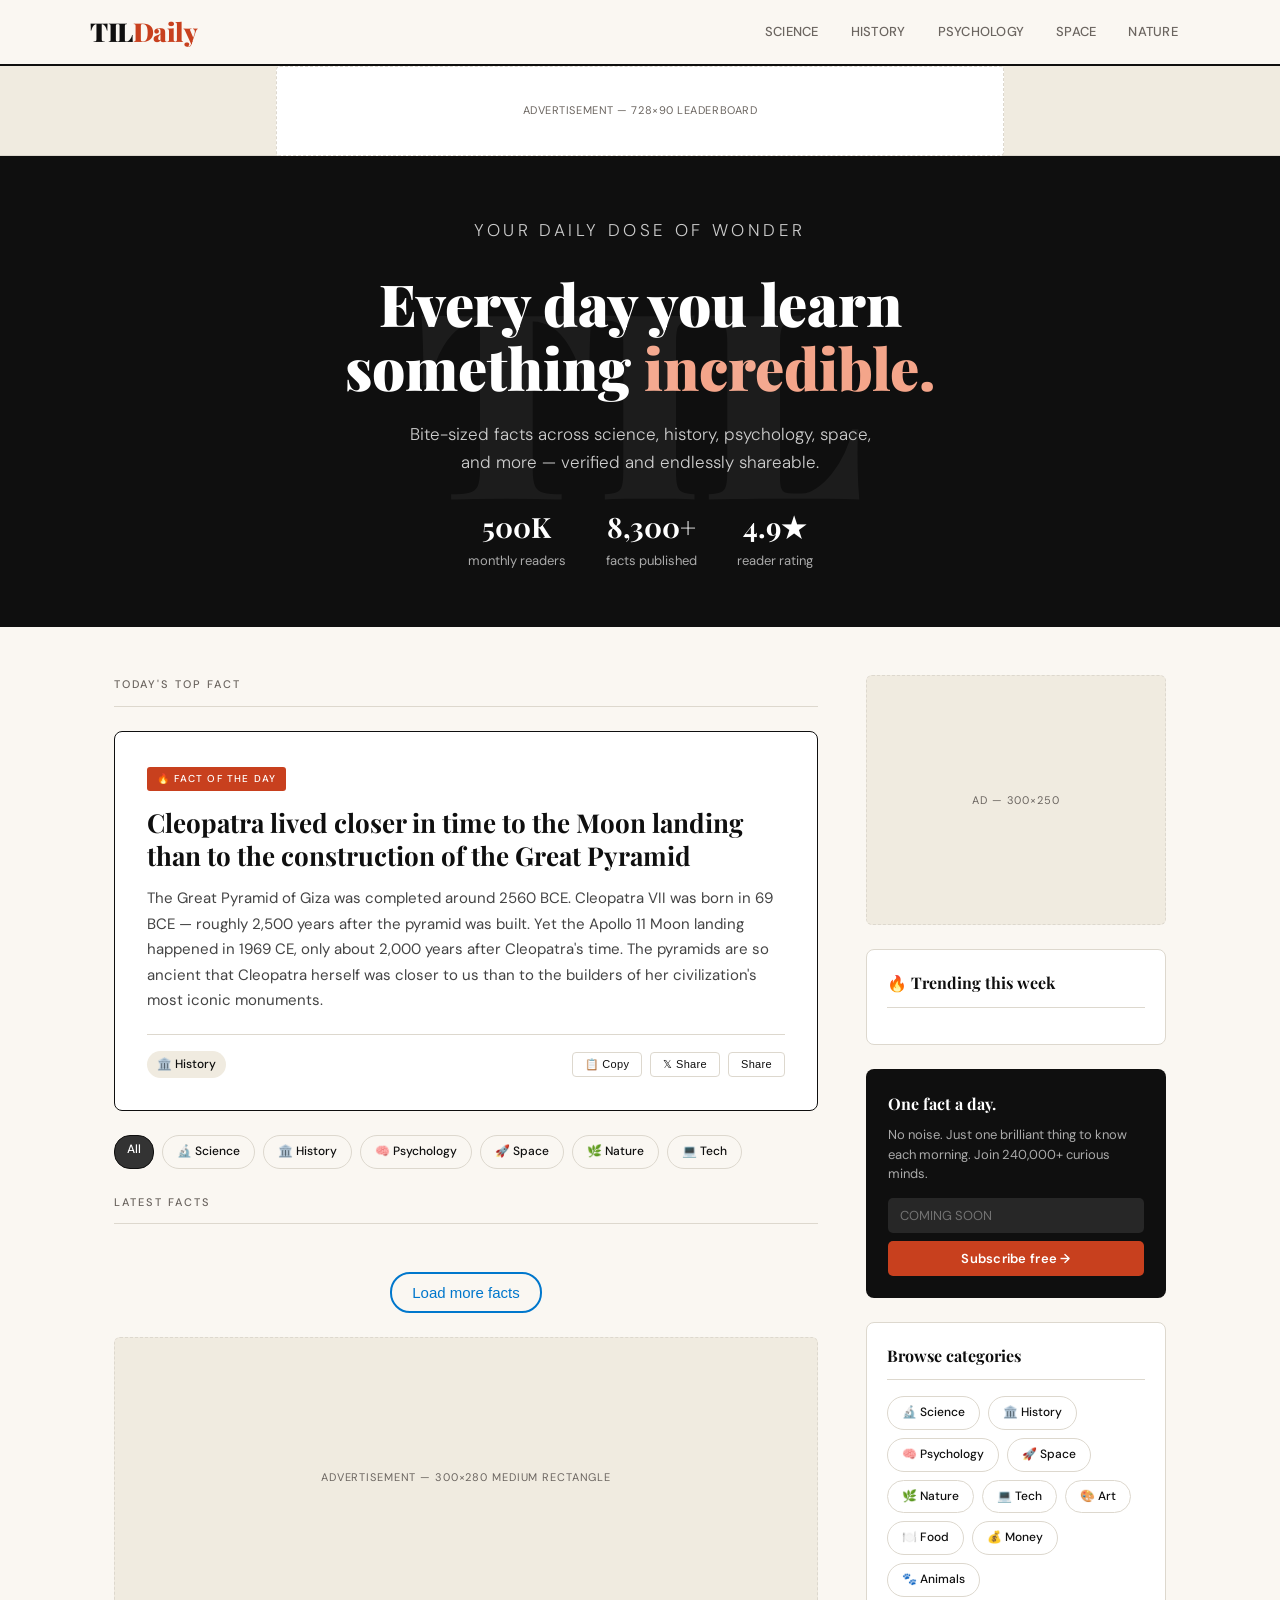
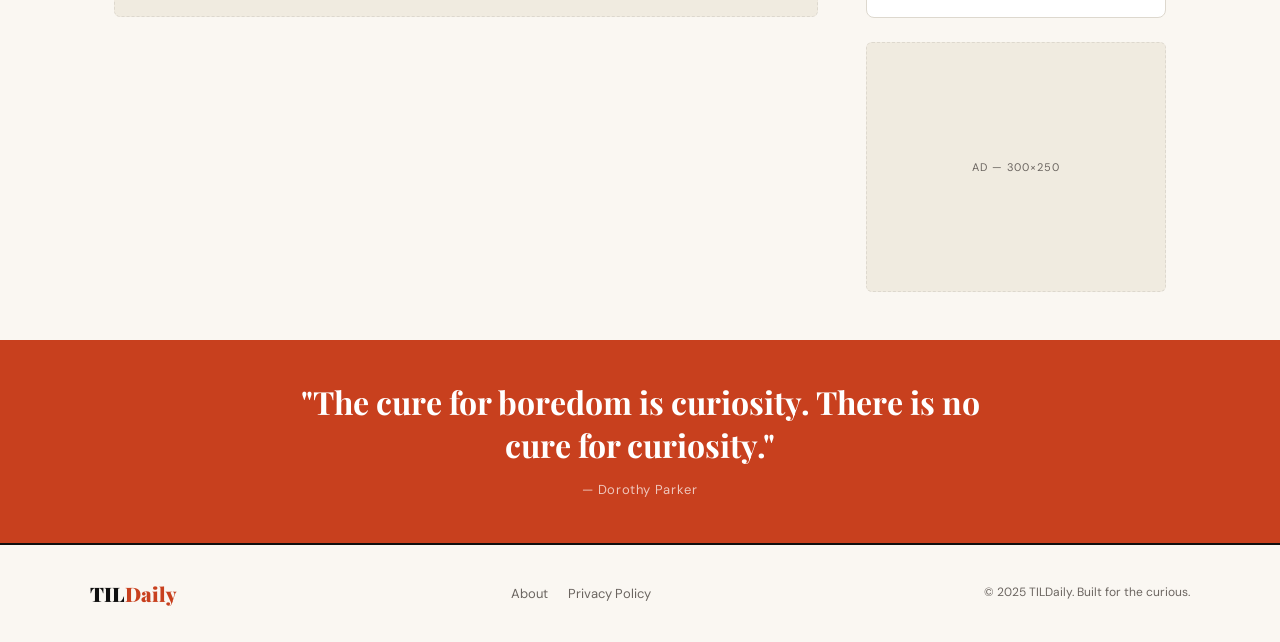
<file: index.html>
<!doctype html>
<html lang="en">
  <head>
    <meta charset="UTF-8" />
    <link rel="icon" type="image/svg+xml" href="/public/logo.svg" />
    <meta name="viewport" content="width=device-width, initial-scale=1.0" />
    <title>TIL Daily — Today I Learned</title>
    <meta
      name="description"
      content="Discover mind-blowing facts every day. Science, history, psychology, space, and more — one surprising fact at a time."
    />
    <meta property="og:title" content="TIL Daily — Today I Learned" />
    <meta
      property="og:description"
      content="Mind-blowing facts that will make you the most interesting person in any room."
    />
    <link rel="preconnect" href="https://fonts.googleapis.com" />
    <link
      href="https://fonts.googleapis.com/css2?family=Playfair+Display:wght@700;900&family=DM+Sans:wght@300;400;500&display=swap"
      rel="stylesheet"
    />
    <link rel="stylesheet" href="/public/styles.css" />
    <!-- <style>

    </style> -->
  </head>
  <body>
    <!-- STICKY HEADER -->
    <header>
      <div class="header-inner">
        <a href="#" class="logo">TIL<span>Daily</span></a>
        <nav>
          <a href="#">Science</a>
          <a href="#">History</a>
          <a href="#">Psychology</a>
          <a href="#">Space</a>
          <a href="#">Nature</a>
        </nav>
      </div>
    </header>

    <!-- LEADERBOARD AD (728×90) -->
    <div class="ad-leaderboard">
      <div class="ad-slot">Advertisement — 728×90 Leaderboard</div>
    </div>
    <!-- AD: Leaderboard top (728×90) -->

    <!--
        Replace this comment with your ad network tag, e.g. Google AdSense:
        <ins class="adsbygoogle" style="display:block" data-ad-client="ca-pub-XXXX"
             data-ad-slot="XXXX" data-ad-format="auto" data-full-width-responsive="true"></ins>
        <script>(adsbygoogle=window.adsbygoogle||[]).push({});</script>
      -->

    <!-- HERO -->
    <section class="hero">
      <p class="hero-eyebrow">Your daily dose of wonder</p>
      <h1>Every day you learn something <em>incredible.</em></h1>
      <p>
        Bite-sized facts across science, history, psychology, space, and more —
        verified and endlessly shareable.
      </p>
      <div class="hero-stats">
        <div><strong>500K</strong> monthly readers</div>
        <div><strong>8,300+</strong> facts published</div>
        <div><strong>4.9★</strong> reader rating</div>
      </div>
    </section>

    <!-- MAIN LAYOUT -->
    <div class="layout">
      <!-- CONTENT COLUMN -->
      <main>
        <p class="section-label">Today's top fact</p>

        <!-- FEATURED FACT -->
        <article class="featured-card">
          <span class="badge">🔥 Fact of the Day</span>
          <h2>
            Cleopatra lived closer in time to the Moon landing than to the
            construction of the Great Pyramid
          </h2>
          <p class="fact-body">
            The Great Pyramid of Giza was completed around 2560 BCE. Cleopatra
            VII was born in 69 BCE — roughly 2,500 years after the pyramid was
            built. Yet the Apollo 11 Moon landing happened in 1969 CE, only
            about 2,000 years after Cleopatra's time. The pyramids are so
            ancient that Cleopatra herself was closer to us than to the builders
            of her civilization's most iconic monuments.
          </p>
          <div class="card-footer">
            <span class="category">🏛️ History</span>
            <div class="share-btns">
              <button class="share-btn" onclick="copyFact()">📋 Copy</button>
              <button class="share-btn" onclick="shareFact('twitter')">
                𝕏 Share
              </button>
              <button class="share-btn" onclick="shareFact('whatsapp')">
                Share
              </button>
            </div>
          </div>
        </article>

        <!-- CATEGORY FILTER -->
        <div
          style="margin-bottom: 24px; display: flex; flex-wrap: wrap; gap: 8px"
        >
          <a href="#" class="pill active">All</a>
          <a href="#" class="pill">🔬 Science</a>
          <a href="#" class="pill">🏛️ History</a>
          <a href="#" class="pill">🧠 Psychology</a>
          <a href="#" class="pill">🚀 Space</a>
          <a href="#" class="pill">🌿 Nature</a>
          <a href="#" class="pill">💻 Tech</a>
        </div>

        <p class="section-label">Latest facts</p>

        <!-- FACT GRID -->
        <div class="fact-grid">
          <!-- <article class="fact-card">
            <p class="cat-tag cat-science">🔬 Science</p>
            <h3>Your body replaces most of its atoms every few years</h3>
            <p>
              Through metabolism, breathing, and eating, the atoms in your body
              are constantly being exchanged with the environment. Most of the
              atoms that make up your body today weren't there 5 years ago.
            </p>
          </article>

          <article class="fact-card">
            <p class="cat-tag cat-space">🚀 Space</p>
            <h3>A day on Venus is longer than a year on Venus</h3>
            <p>
              Venus rotates so slowly on its axis (243 Earth days per rotation)
              that it takes longer to spin once than to orbit the Sun (225 Earth
              days). Its year is literally shorter than its day.
            </p>
          </article>

          <article class="fact-card">
            <p class="cat-tag cat-psychology">🧠 Psychology</p>
            <h3>
              The "IKEA effect" makes us value things more when we build them
            </h3>
            <p>
              Research by Harvard Business School found that people place
              significantly higher value on products they assembled themselves —
              even when the result is objectively identical to a pre-assembled
              version. Labor creates irrational attachment.
            </p>
          </article>

          <article class="fact-card">
            <p class="cat-tag cat-nature">🌿 Nature</p>
            <h3>
              Honey never expires — archaeologists found 3,000-year-old honey
              still edible
            </h3>
            <p>
              Honey's low moisture content, acidic pH, and natural hydrogen
              peroxide make it hostile to bacteria. Sealed pots of honey found
              in Egyptian tombs were still perfectly preserved and reportedly
              still tasted sweet after millennia.
            </p>
          </article> -->
        </div>
        <button id="load-more">Load more facts</button>

        <!-- MID-CONTENT AD (300×280 rectangle) -->
        <div class="ad-rectangle">Advertisement — 300×280 Medium Rectangle</div>

        <!-- SECOND ROW -->
        <!-- <div class="fact-grid">
          <article class="fact-card">
            <p class="cat-tag cat-history">🏛️ History</p>
            <h3>Oxford University is older than the Aztec Empire</h3>
            <p>
              Teaching at Oxford began as early as 1096 CE, and it grew rapidly
              after 1167. The Aztec Empire wasn't founded until 1428 CE —
              meaning Oxford predates the Aztecs by over 300 years.
            </p>
          </article>

          <article class="fact-card">
            <p class="cat-tag cat-tech">💻 Tech</p>
            <h3>The first computer "bug" was a literal insect</h3>
            <p>
              In 1947, engineers at Harvard found an actual moth trapped in a
              relay of the Mark II computer, causing a malfunction. Grace
              Hopper's team taped it into the logbook with the note: "First
              actual case of bug being found."
            </p>
          </article>

          <article class="fact-card">
            <p class="cat-tag cat-science">🔬 Science</p>
            <h3>
              Hot water can freeze faster than cold water under some conditions
            </h3>
            <p>
              Known as the Mpemba effect, this counterintuitive phenomenon has
              puzzled scientists for decades. Named after a Tanzanian student
              who noticed his hot ice cream mix froze faster than cold mix in
              1963. The exact mechanism is still debated.
            </p>
          </article>

          <article class="fact-card">
            <p class="cat-tag cat-psychology">🧠 Psychology</p>
            <h3>
              We remember the middle of lists the worst — the "serial position
              effect"
            </h3>
            <p>
              People reliably remember items at the beginning (primacy effect)
              and end (recency effect) of a list better than those in the
              middle. Knowing this can improve how you structure presentations,
              conversations, and studying.
            </p>
          </article>
        </div> -->
      </main>

      <!-- SIDEBAR -->
      <aside class="sidebar">
        <!-- SIDEBAR AD (300×250) -->
        <div class="sidebar-ad">Ad — 300×250</div>

        <!-- TRENDING -->
        <div class="sidebar-widget">
          <h4>🔥 Trending this week</h4>
          <ul class="trending-list">
            <!-- <li>
              <span class="trending-num">01</span>
              <span class="trending-text"
                >Why we forget our dreams within minutes of waking
                <span>🧠 Psychology · 48K views</span></span
              >
            </li>
            <li>
              <span class="trending-num">02</span>
              <span class="trending-text"
                >The ocean produces more oxygen than all rainforests combined
                <span>🌿 Nature · 41K views</span></span
              >
            </li>
            <li>
              <span class="trending-num">03</span>
              <span class="trending-text"
                >Nintendo was founded in 1889 — before commercial electricity
                was widespread <span>💻 Tech · 38K views</span></span
              >
            </li>
            <li>
              <span class="trending-num">04</span>
              <span class="trending-text"
                >Sharks are older than trees — they evolved before forests
                existed <span>🌿 Nature · 29K views</span></span
              >
            </li>
            <li>
              <span class="trending-num">05</span>
              <span class="trending-text"
                >The fax machine was invented before the telephone
                <span>📡 History · 25K views</span></span
              >
            </li> -->
          </ul>
        </div>

        <!-- NEWSLETTER -->
        <div class="newsletter">
          <h4>One fact a day.</h4>
          <p>
            No noise. Just one brilliant thing to know each morning. Join
            240,000+ curious minds.
          </p>
          <!-- <input type="email" placeholder="your@email.com" disabled /> -->
          <input type="email" placeholder="COMING SOON" disabled />
          <button style="cursor: not-allowed" disabled>Subscribe free →</button>
        </div>

        <!-- CATEGORIES -->
        <div class="sidebar-widget">
          <h4>Browse categories</h4>
          <div class="category-pills">
            <a href="#" class="pill">🔬 Science</a>
            <a href="#" class="pill">🏛️ History</a>
            <a href="#" class="pill">🧠 Psychology</a>
            <a href="#" class="pill">🚀 Space</a>
            <a href="#" class="pill">🌿 Nature</a>
            <a href="#" class="pill">💻 Tech</a>
            <a href="#" class="pill">🎨 Art</a>
            <a href="#" class="pill">🍽️ Food</a>
            <a href="#" class="pill">💰 Money</a>
            <a href="#" class="pill">🐾 Animals</a>
          </div>
        </div>

        <!-- SECOND SIDEBAR AD -->
        <div class="sidebar-ad">Ad — 300×250</div>
      </aside>
    </div>

    <!-- PULLQUOTE STRIP -->
    <div class="quote-strip">
      <blockquote>
        "The cure for boredom is curiosity. There is no cure for curiosity."
      </blockquote>
      <cite>— Dorothy Parker</cite>
    </div>

    <!-- FOOTER -->
    <footer>
      <div class="footer-inner">
        <div class="footer-logo">TIL<span>Daily</span></div>
        <div class="footer-links">
          <a href="#" id="about-link">About</a>
          <!-- <a href="#">Submit a Fact</a>
      <a href="#">Advertise</a> -->
          <a href="#" id="privacy-link">Privacy Policy</a>
          <!-- <a href="#">Contact</a> -->
        </div>
        <div class="footer-copy">© 2025 TILDaily. Built for the curious.</div>
      </div>
    </footer>

    <div id="modal" class="modal">
      <div class="modal-content">
        <span class="close">&times;</span>
        <h2 id="modal-title"></h2>
        <div id="modal-body"></div>
      </div>
    </div>

    <!-- <script>
      const facts = {
        Science: {
          title: "Bananas are naturally radioactive",
          body: "Bananas contain potassium, and a small fraction of potassium is radioactive. Eating bananas won’t harm you, but it’s a quirky example of natural radioactivity in everyday life.",
          category: "🔬 Science",
        },
        History: {
          title:
            "Cleopatra lived closer in time to the Moon landing than to the Great Pyramid",
          body: "The Great Pyramid of Giza was completed around 2560 BCE. Cleopatra VII was born in 69 BCE — roughly 2,500 years later. The Apollo 11 Moon landing happened in 1969 CE, only about 2,000 years after Cleopatra’s time.",
          category: "🏛️ History",
        },
        Psychology: {
          title:
            "Your brain can trick you into seeing faces in random patterns",
          body: "This phenomenon is called pareidolia. It’s why people often see faces in clouds, rock formations, or even electrical outlets.",
          category: "🧠 Psychology",
        },
        Space: {
          title:
            "There are more stars in the universe than grains of sand on Earth",
          body: "Astronomers estimate that the observable universe contains around 1 septillion stars — that’s a 1 followed by 24 zeros, far exceeding the number of sand grains on all Earth’s beaches.",
          category: "🌌 Space",
        },
        Nature: {
          title: "Sharks existed before trees",
          body: "Sharks have been around for more than 400 million years, while the first trees appeared about 350 million years ago. Sharks are truly ancient survivors.",
          category: "🌿 Nature",
        },
      };

      const navLinks = document.querySelectorAll("nav a");
      const categorySpan = document.querySelector(".featured-card .category");
      const factTitle = document.querySelector(".featured-card h2");
      const factBody = document.querySelector(".featured-card .fact-body");
      const card = document.querySelector(".featured-card");

      navLinks.forEach((link) => {
        link.addEventListener("click", (e) => {
          e.preventDefault();
          const selected = link.textContent.trim();
          const fact = facts[selected];

          if (fact) {
            // Start fade-out
            card.classList.add("fade-out");

            // After fade-out completes, update content and fade-in
            setTimeout(() => {
              categorySpan.textContent = fact.category;
              factTitle.textContent = fact.title;
              factBody.textContent = fact.body;

              card.classList.remove("fade-out");
              card.classList.add("fade-in");

              // Remove fade-in class after transition so it can be reused
              setTimeout(() => {
                card.classList.remove("fade-in");
              }, 500);
            }, 500); // match CSS transition duration
          }
        });
      });
    </script> -->
    <script>
      const facts = {
        Science: {
          title: "Bananas are naturally radioactive",
          body: "Bananas contain potassium, and a small fraction of potassium is radioactive. Eating bananas won’t harm you, but it’s a quirky example of natural radioactivity in everyday life.",
          category: "🔬 Science",
        },
        History: {
          title:
            "Cleopatra lived closer in time to the Moon landing than to the Great Pyramid",
          body: "The Great Pyramid of Giza was completed around 2560 BCE. Cleopatra VII was born in 69 BCE — roughly 2,500 years later. The Apollo 11 Moon landing happened in 1969 CE, only about 2,000 years after Cleopatra’s time.",
          category: "🏛️ History",
        },
        Psychology: {
          title:
            "Your brain can trick you into seeing faces in random patterns",
          body: "This phenomenon is called pareidolia. It’s why people often see faces in clouds, rock formations, or even electrical outlets.",
          category: "🧠 Psychology",
        },
        Space: {
          title:
            "There are more stars in the universe than grains of sand on Earth",
          body: "Astronomers estimate that the observable universe contains around 1 septillion stars — that’s a 1 followed by 24 zeros, far exceeding the number of sand grains on all Earth’s beaches.",
          category: "🚀 Space",
        },
        Nature: {
          title: "Sharks existed before trees",
          body: "Sharks have been around for more than 400 million years, while the first trees appeared about 350 million years ago. Sharks are truly ancient survivors.",
          category: "🌿 Nature",
        },
        Tech: {
          title: "The first computer bug was a real insect",
          body: "In 1947, engineers found a moth stuck in a Harvard Mark II computer relay. They taped it into the logbook, calling it the 'first actual case of a bug being found.'",
          category: "💻 Tech",
        },
      };

      const navLinks = document.querySelectorAll("nav a");
      const pills = document.querySelectorAll(".pill");
      const categorySpan = document.querySelector(".featured-card .category");
      const factTitle = document.querySelector(".featured-card h2");
      const factBody = document.querySelector(".featured-card .fact-body");
      const card = document.querySelector(".featured-card");

      let slideshowInterval = null; // store interval ID

      function updateFact(selected) {
        const fact = facts[selected];
        if (!fact) return;

        card.classList.add("fade-out");

        setTimeout(() => {
          categorySpan.textContent = fact.category;
          factTitle.textContent = fact.title;
          factBody.textContent = fact.body;

          card.classList.remove("fade-out");
          card.classList.add("fade-in");

          setTimeout(() => {
            card.classList.remove("fade-in");
          }, 500);
        }, 500);
      }

      function randomFact() {
        const keys = Object.keys(facts);
        const randomKey = keys[Math.floor(Math.random() * keys.length)];
        updateFact(randomKey);
      }

      function startSlideshow() {
        // clear any existing slideshow
        clearInterval(slideshowInterval);
        // show first random fact immediately
        randomFact();
        // then cycle every 5 seconds
        slideshowInterval = setInterval(randomFact, 5000);
      }

      function stopSlideshow() {
        clearInterval(slideshowInterval);
        slideshowInterval = null;
      }

      // Wire up nav links
      navLinks.forEach((link) => {
        link.addEventListener("click", (e) => {
          e.preventDefault();
          stopSlideshow(); // stop slideshow if running
          updateFact(link.textContent.trim());
        });
      });

      // Wire up pills
      pills.forEach((pill) => {
        pill.addEventListener("click", (e) => {
          e.preventDefault();

          // Remove active class from all pills
          pills.forEach((p) => p.classList.remove("active"));
          pill.classList.add("active");

          const selected = pill.textContent.replace(/[^a-zA-Z]/g, "").trim();
          if (selected === "All") {
            startSlideshow();
          } else {
            stopSlideshow();
            updateFact(selected);
          }
        });
      });

      // Trending from Reddit
      //   // Fetch trending posts from Reddit
      //   async function loadTrending() {
      //     const response = await fetch(
      //       "https://www.reddit.com/r/todayilearned/top.json?t=week&limit=5",
      //     );
      //     const data = await response.json();

      //     const posts = data.data.children.map((child, i) => {
      //       const post = child.data;
      //       return {
      //         num: String(i + 1).padStart(2, "0"),
      //         title: post.title,
      //         category: "🧠 TIL", // you can map categories if you want
      //         views: post.ups.toLocaleString() + " upvotes",
      //       };
      //     });

      //     const list = document.querySelector(".trending-list");
      //     list.innerHTML = posts
      //       .map(
      //         (p) => `
      //   <li>
      //     <span class="trending-num">${p.num}</span>
      //     <span class="trending-text">
      //       ${p.title}
      //       <span>${p.category} · ${p.views}</span>
      //     </span>
      //   </li>
      // `,
      //       )
      //       .join("");
      //   }

      //   // Call on page load
      //   loadTrending();
      async function loadTrending() {
        // const response = await fetch("http://localhost:3000/trending");
        const response = await fetch(
          "https://reddit-fetcher-yj5e.onrender.com/trending",
        );
        const posts = await response.json();

        const list = document.querySelector(".trending-list");
        list.innerHTML = posts
          .map(
            (p) => `
      <li>
        <span class="trending-num">${p.num}</span>
        <span class="trending-text">
          ${p.title}
          <span>🧠 TIL · ${p.upvotes.toLocaleString()} upvotes</span>
        </span>
      </li>
    `,
          )
          .join("");
      }

      loadTrending();

      //===========================
      //   async function loadFacts() {
      //     const response = await fetch("http://localhost:3000/facts");
      //     const facts = await response.json();

      //     const grid = document.querySelector(".fact-grid");
      //     grid.innerHTML = facts
      //       .map(
      //         (fact) => `
      //   <article class="fact-card">
      //     <p class="cat-tag">${fact.category}</p>
      //     <h3>${fact.title}</h3>
      //     <p>${fact.body}</p>
      //   </article>
      // `,
      //       )
      //       .join("");
      //   }

      //   loadFacts();
      let currentPage = 1;

      async function loadFacts(page = 1) {
        // const response = await fetch(
        //   `http://localhost:3000/facts?page=${page}&pageSize=8`,
        // );
        const response = await fetch(
          `https://reddit-fetcher-yj5e.onrender.com/facts?page=${page}&pageSize=8`,
        );
        const data = await response.json();

        const grid = document.querySelector(".fact-grid");
        // <p>${fact.body}</p>

        // Append instead of replacing
        grid.innerHTML += data.facts
          .map(
            (fact) => `
      <article class="fact-card">
        <p class="cat-tag">${fact.category}</p>
        <h3>${fact.title}</h3>
        <p>Read more on <a href=${fact.url}>Reddit</a></p>
      </article>
    `,
          )
          .join("");

        // Show/hide "Load more" button
        const loadBtn = document.querySelector("#load-more");
        if (data.page * data.pageSize >= data.total) {
          loadBtn.style.display = "none";
        } else {
          loadBtn.style.display = "block";
        }
      }

      // Initial load
      loadFacts(currentPage);

      // Hook up "Load more" button
      document.querySelector("#load-more").addEventListener("click", () => {
        currentPage++;
        loadFacts(currentPage);
      });
    </script>

    <script>
      //========================
      const modal = document.getElementById("modal");
      const modalTitle = document.getElementById("modal-title");
      const modalBody = document.getElementById("modal-body");
      const closeBtn = document.querySelector(".close");

      // Example link wiring
      document.querySelector("#about-link").addEventListener("click", (e) => {
        e.preventDefault();
        modalTitle.textContent = "About";
        modalBody.innerHTML =
          "<p>This site shares fascinating facts curated from multiple sources...</p>";
        modal.style.display = "block";
      });

      document.querySelector("#privacy-link").addEventListener("click", (e) => {
        e.preventDefault();
        modalTitle.textContent = "Privacy Policy";
        modalBody.innerHTML =
          "<p>We respect your privacy. No personal data is stored beyond your subscription email...</p>";
        modal.style.display = "block";
      });

      closeBtn.onclick = () => (modal.style.display = "none");
      window.onclick = (e) => {
        if (e.target === modal) modal.style.display = "none";
      };

      //=====================
      function copyFact() {
        const text =
          "TIL: Cleopatra lived closer in time to the Moon landing than to the construction of the Great Pyramid. Via TILDaily.com";
        navigator.clipboard
          ?.writeText(text)
          .then(() => {
            const btn = event.target;
            btn.textContent = "✓ Copied!";
            setTimeout(() => (btn.textContent = "📋 Copy"), 2000);
          })
          .catch(() => {
            alert("Fact copied! (clipboard not available in preview)");
          });
      }

      function shareFact(platform) {
        const text = encodeURIComponent(
          "TIL: Cleopatra lived closer to the Moon landing than to the construction of the Great Pyramid 🤯 via @TILDaily",
        );
        const url = encodeURIComponent("https://tildaily.com");
        if (platform === "twitter") {
          window.open(
            `https://twitter.com/intent/tweet?text=${text}&url=${url}`,
            "_blank",
          );
        } else if (platform === "whatsapp") {
          window.open(`https://wa.me/?text=${text}%20${url}`, "_blank");
        }
      }

      // Category pill filtering (visual feedback only)
      document.querySelectorAll(".pill").forEach((pill) => {
        pill.addEventListener("click", (e) => {
          e.preventDefault();
          document
            .querySelectorAll(".pill")
            .forEach((p) => p.classList.remove("active"));
          pill.classList.add("active");
        });
      });

      // Newsletter submit
      document
        .querySelector(".newsletter button")
        .addEventListener("click", () => {
          const input = document.querySelector(".newsletter input");
          if (input.value.includes("@")) {
            document.querySelector(".newsletter").innerHTML = `
        <h4 style="color:white; font-family:'Playfair Display',serif; margin-bottom:8px;">You're in! 🎉</h4>
        <p style="color:#aaa; font-size:13px;">Your first fact arrives tomorrow morning. Stay curious.</p>
      `;
          } else {
            input.style.border = "1px solid #f4a58a";
            input.placeholder = "Enter a valid email";
          }
        });
    </script>
  </body>
</html>
</file>
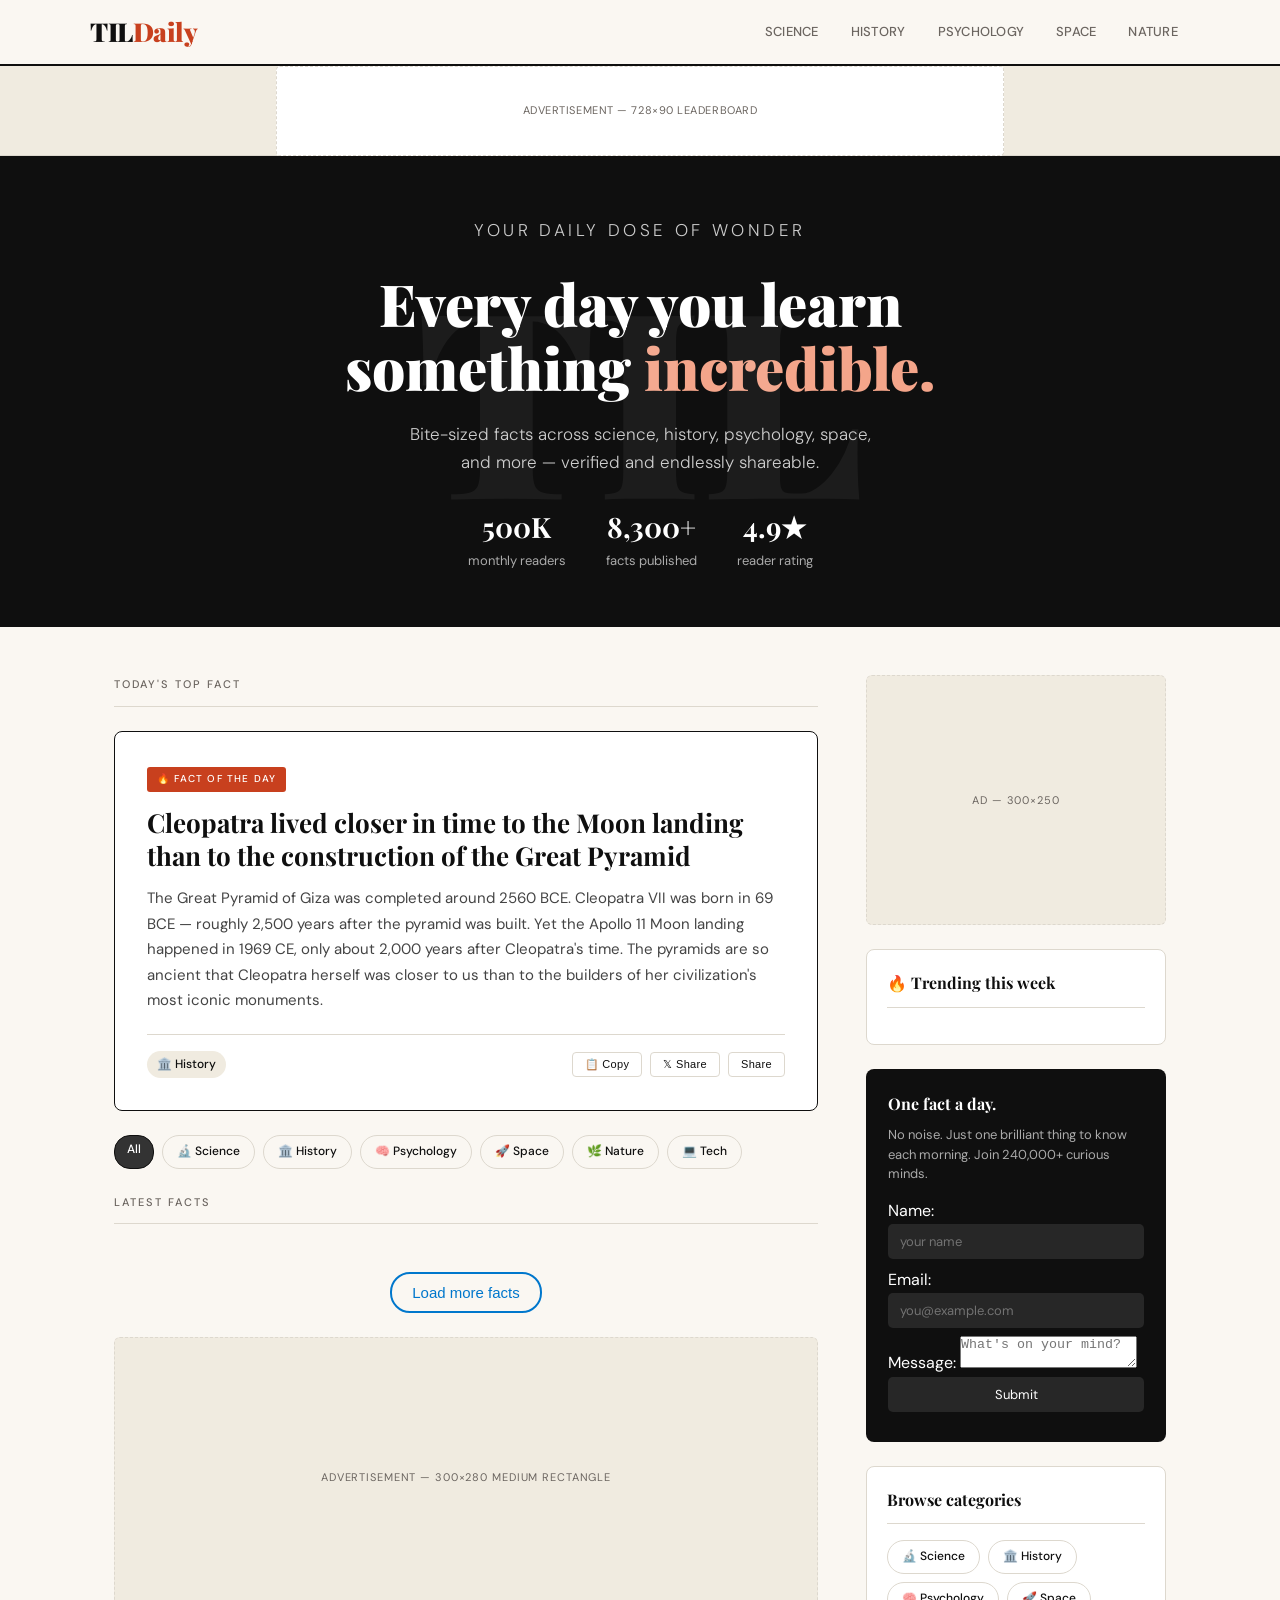
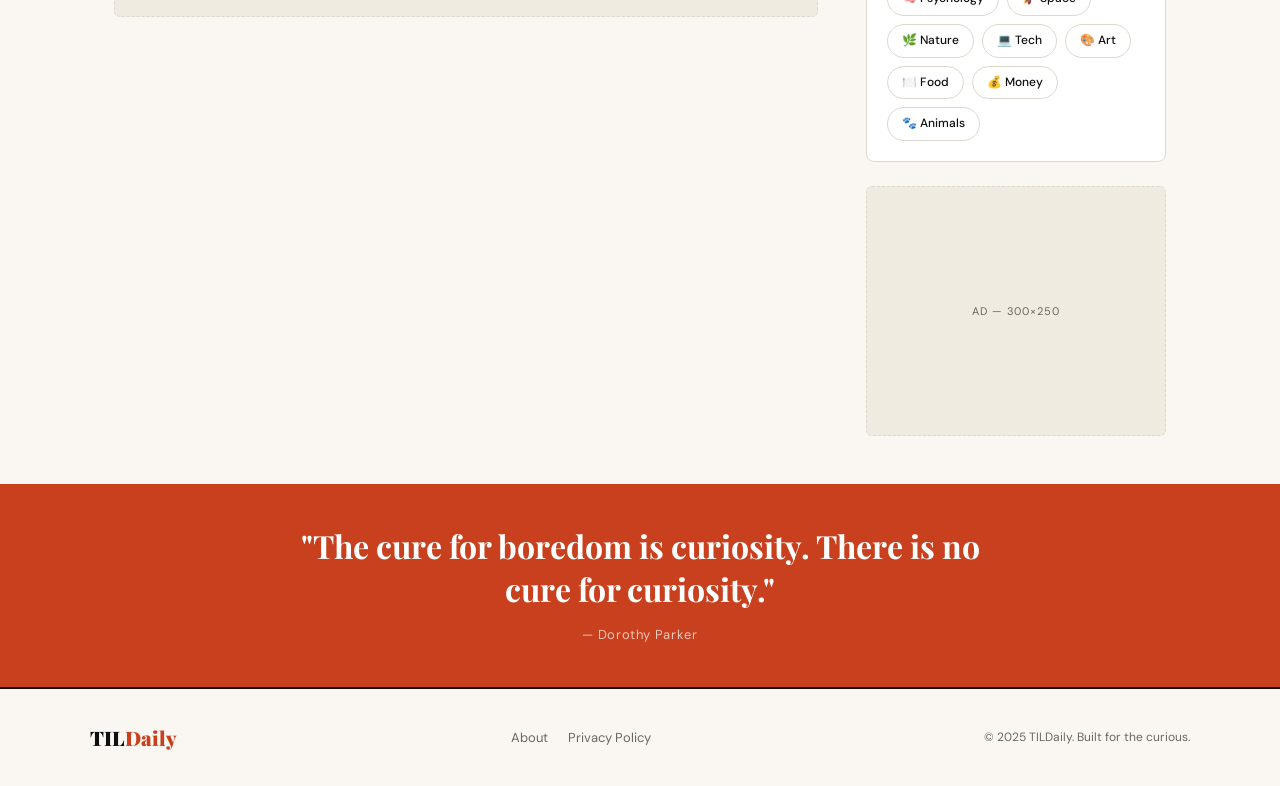
<file: public/index.html>
<!doctype html>
<html lang="en">
  <head>
    <meta charset="UTF-8" />
    <link rel="icon" type="image/svg+xml" href="logo.svg" />
    <meta name="viewport" content="width=device-width, initial-scale=1.0" />
    <title>TIL Daily — Today I Learned</title>
    <meta
      name="description"
      content="Discover mind-blowing facts every day. Science, history, psychology, space, and more — one surprising fact at a time."
    />
    <meta property="og:title" content="TIL Daily — Today I Learned" />
    <meta
      property="og:description"
      content="Mind-blowing facts that will make you the most interesting person in any room."
    />
    <link rel="preconnect" href="https://fonts.googleapis.com" />
    <link
      href="https://fonts.googleapis.com/css2?family=Playfair+Display:wght@700;900&family=DM+Sans:wght@300;400;500&display=swap"
      rel="stylesheet"
    />
    <link rel="stylesheet" href="styles.css" />
    <!-- <style>

    </style> -->
  </head>
  <body>
    <!-- STICKY HEADER -->
    <header>
      <div class="header-inner">
        <a href="#" class="logo">TIL<span>Daily</span></a>
        <nav>
          <a href="#">Science</a>
          <a href="#">History</a>
          <a href="#">Psychology</a>
          <a href="#">Space</a>
          <a href="#">Nature</a>
        </nav>
      </div>
    </header>

    <!-- LEADERBOARD AD (728×90) -->
    <div class="ad-leaderboard">
      <div class="ad-slot">Advertisement — 728×90 Leaderboard</div>
    </div>
    <!-- AD: Leaderboard top (728×90) -->

    <!--
        Replace this comment with your ad network tag, e.g. Google AdSense:
        <ins class="adsbygoogle" style="display:block" data-ad-client="ca-pub-XXXX"
             data-ad-slot="XXXX" data-ad-format="auto" data-full-width-responsive="true"></ins>
        <script>(adsbygoogle=window.adsbygoogle||[]).push({});</script>
      -->

    <!-- HERO -->
    <section class="hero">
      <p class="hero-eyebrow">Your daily dose of wonder</p>
      <h1>Every day you learn something <em>incredible.</em></h1>
      <p>
        Bite-sized facts across science, history, psychology, space, and more —
        verified and endlessly shareable.
      </p>
      <div class="hero-stats">
        <div><strong>500K</strong> monthly readers</div>
        <div><strong>8,300+</strong> facts published</div>
        <div><strong>4.9★</strong> reader rating</div>
      </div>
    </section>

    <!-- MAIN LAYOUT -->
    <div class="layout">
      <!-- CONTENT COLUMN -->
      <main>
        <p class="section-label">Today's top fact</p>

        <!-- FEATURED FACT -->
        <article class="featured-card">
          <span class="badge">🔥 Fact of the Day</span>
          <h2>
            Cleopatra lived closer in time to the Moon landing than to the
            construction of the Great Pyramid
          </h2>
          <p class="fact-body">
            The Great Pyramid of Giza was completed around 2560 BCE. Cleopatra
            VII was born in 69 BCE — roughly 2,500 years after the pyramid was
            built. Yet the Apollo 11 Moon landing happened in 1969 CE, only
            about 2,000 years after Cleopatra's time. The pyramids are so
            ancient that Cleopatra herself was closer to us than to the builders
            of her civilization's most iconic monuments.
          </p>
          <div class="card-footer">
            <span class="category">🏛️ History</span>
            <div class="share-btns">
              <button class="share-btn" onclick="copyFact()">📋 Copy</button>
              <button class="share-btn" onclick="shareFact('twitter')">
                𝕏 Share
              </button>
              <button class="share-btn" onclick="shareFact('whatsapp')">
                Share
              </button>
            </div>
          </div>
        </article>

        <!-- CATEGORY FILTER -->
        <div
          style="margin-bottom: 24px; display: flex; flex-wrap: wrap; gap: 8px"
        >
          <a href="#" class="pill active">All</a>
          <a href="#" class="pill">🔬 Science</a>
          <a href="#" class="pill">🏛️ History</a>
          <a href="#" class="pill">🧠 Psychology</a>
          <a href="#" class="pill">🚀 Space</a>
          <a href="#" class="pill">🌿 Nature</a>
          <a href="#" class="pill">💻 Tech</a>
        </div>

        <p class="section-label">Latest facts</p>

        <!-- FACT GRID -->
        <div class="fact-grid">
          <!-- <article class="fact-card">
            <p class="cat-tag cat-science">🔬 Science</p>
            <h3>Your body replaces most of its atoms every few years</h3>
            <p>
              Through metabolism, breathing, and eating, the atoms in your body
              are constantly being exchanged with the environment. Most of the
              atoms that make up your body today weren't there 5 years ago.
            </p>
          </article>

          <article class="fact-card">
            <p class="cat-tag cat-space">🚀 Space</p>
            <h3>A day on Venus is longer than a year on Venus</h3>
            <p>
              Venus rotates so slowly on its axis (243 Earth days per rotation)
              that it takes longer to spin once than to orbit the Sun (225 Earth
              days). Its year is literally shorter than its day.
            </p>
          </article>

          <article class="fact-card">
            <p class="cat-tag cat-psychology">🧠 Psychology</p>
            <h3>
              The "IKEA effect" makes us value things more when we build them
            </h3>
            <p>
              Research by Harvard Business School found that people place
              significantly higher value on products they assembled themselves —
              even when the result is objectively identical to a pre-assembled
              version. Labor creates irrational attachment.
            </p>
          </article>

          <article class="fact-card">
            <p class="cat-tag cat-nature">🌿 Nature</p>
            <h3>
              Honey never expires — archaeologists found 3,000-year-old honey
              still edible
            </h3>
            <p>
              Honey's low moisture content, acidic pH, and natural hydrogen
              peroxide make it hostile to bacteria. Sealed pots of honey found
              in Egyptian tombs were still perfectly preserved and reportedly
              still tasted sweet after millennia.
            </p>
          </article> -->
        </div>
        <button id="load-more">Load more facts</button>

        <!-- MID-CONTENT AD (300×280 rectangle) -->
        <div class="ad-rectangle">Advertisement — 300×280 Medium Rectangle</div>

        <!-- SECOND ROW -->
        <!-- <div class="fact-grid">
          <article class="fact-card">
            <p class="cat-tag cat-history">🏛️ History</p>
            <h3>Oxford University is older than the Aztec Empire</h3>
            <p>
              Teaching at Oxford began as early as 1096 CE, and it grew rapidly
              after 1167. The Aztec Empire wasn't founded until 1428 CE —
              meaning Oxford predates the Aztecs by over 300 years.
            </p>
          </article>

          <article class="fact-card">
            <p class="cat-tag cat-tech">💻 Tech</p>
            <h3>The first computer "bug" was a literal insect</h3>
            <p>
              In 1947, engineers at Harvard found an actual moth trapped in a
              relay of the Mark II computer, causing a malfunction. Grace
              Hopper's team taped it into the logbook with the note: "First
              actual case of bug being found."
            </p>
          </article>

          <article class="fact-card">
            <p class="cat-tag cat-science">🔬 Science</p>
            <h3>
              Hot water can freeze faster than cold water under some conditions
            </h3>
            <p>
              Known as the Mpemba effect, this counterintuitive phenomenon has
              puzzled scientists for decades. Named after a Tanzanian student
              who noticed his hot ice cream mix froze faster than cold mix in
              1963. The exact mechanism is still debated.
            </p>
          </article>

          <article class="fact-card">
            <p class="cat-tag cat-psychology">🧠 Psychology</p>
            <h3>
              We remember the middle of lists the worst — the "serial position
              effect"
            </h3>
            <p>
              People reliably remember items at the beginning (primacy effect)
              and end (recency effect) of a list better than those in the
              middle. Knowing this can improve how you structure presentations,
              conversations, and studying.
            </p>
          </article>
        </div> -->
      </main>

      <!-- SIDEBAR -->
      <aside class="sidebar">
        <!-- SIDEBAR AD (300×250) -->
        <div class="sidebar-ad">Ad — 300×250</div>

        <!-- TRENDING -->
        <div class="sidebar-widget">
          <h4>🔥 Trending this week</h4>
          <ul class="trending-list">
            <!-- <li>
              <span class="trending-num">01</span>
              <span class="trending-text"
                >Why we forget our dreams within minutes of waking
                <span>🧠 Psychology · 48K views</span></span
              >
            </li>
            <li>
              <span class="trending-num">02</span>
              <span class="trending-text"
                >The ocean produces more oxygen than all rainforests combined
                <span>🌿 Nature · 41K views</span></span
              >
            </li>
            <li>
              <span class="trending-num">03</span>
              <span class="trending-text"
                >Nintendo was founded in 1889 — before commercial electricity
                was widespread <span>💻 Tech · 38K views</span></span
              >
            </li>
            <li>
              <span class="trending-num">04</span>
              <span class="trending-text"
                >Sharks are older than trees — they evolved before forests
                existed <span>🌿 Nature · 29K views</span></span
              >
            </li>
            <li>
              <span class="trending-num">05</span>
              <span class="trending-text"
                >The fax machine was invented before the telephone
                <span>📡 History · 25K views</span></span
              >
            </li> -->
          </ul>
        </div>

        <!-- NEWSLETTER -->
        <div class="newsletter">
          <h4>One fact a day.</h4>
          <p>
            No noise. Just one brilliant thing to know each morning. Join
            240,000+ curious minds.
          </p>
          <!-- <input type="email" placeholder="your@email.com" disabled /> -->
          <!-- <input type="email" placeholder="COMING SOON" disabled />
          <button style="cursor: not-allowed" disabled>Subscribe free →</button> -->
          <form id="feedbackForm">
            <input type="hidden" name="source" value="tildaily" />
            <label
              >Name:
              <input
                type="text"
                name="name"
                id="name"
                placeholder="your name"
                required /></label
            ><br />
            <label
              >Email:
              <input
                type="email"
                name="email"
                id="email"
                placeholder="you@example.com"
                required /></label
            ><br />
            <label
              >Message:
              <textarea
                name="message"
                placeholder="What's on your mind?"
                id="message"
                required
              ></textarea></label
            ><br />
            <input type="submit" value="Submit" />
          </form>
        </div>

        <!-- CATEGORIES -->
        <div class="sidebar-widget">
          <h4>Browse categories</h4>
          <div class="category-pills">
            <a href="#" class="pill">🔬 Science</a>
            <a href="#" class="pill">🏛️ History</a>
            <a href="#" class="pill">🧠 Psychology</a>
            <a href="#" class="pill">🚀 Space</a>
            <a href="#" class="pill">🌿 Nature</a>
            <a href="#" class="pill">💻 Tech</a>
            <a href="#" class="pill">🎨 Art</a>
            <a href="#" class="pill">🍽️ Food</a>
            <a href="#" class="pill">💰 Money</a>
            <a href="#" class="pill">🐾 Animals</a>
          </div>
        </div>

        <!-- SECOND SIDEBAR AD -->
        <div class="sidebar-ad">Ad — 300×250</div>
      </aside>
    </div>

    <!-- PULLQUOTE STRIP -->
    <div class="quote-strip">
      <blockquote>
        "The cure for boredom is curiosity. There is no cure for curiosity."
      </blockquote>
      <cite>— Dorothy Parker</cite>
    </div>

    <!-- FOOTER -->
    <footer>
      <div class="footer-inner">
        <div class="footer-logo">TIL<span>Daily</span></div>
        <div class="footer-links">
          <a href="#" id="about-link">About</a>
          <!-- <a href="#">Submit a Fact</a>
      <a href="#">Advertise</a> -->
          <a href="#" id="privacy-link">Privacy Policy</a>
          <!-- <a href="#">Contact</a> -->
        </div>
        <div class="footer-copy">© 2025 TILDaily. Built for the curious.</div>
      </div>
    </footer>

    <div id="modal" class="modal">
      <div class="modal-content">
        <span class="close">&times;</span>
        <h2 id="modal-title"></h2>
        <div id="modal-body"></div>
      </div>
    </div>

    <!-- <script>
      const facts = {
        Science: {
          title: "Bananas are naturally radioactive",
          body: "Bananas contain potassium, and a small fraction of potassium is radioactive. Eating bananas won’t harm you, but it’s a quirky example of natural radioactivity in everyday life.",
          category: "🔬 Science",
        },
        History: {
          title:
            "Cleopatra lived closer in time to the Moon landing than to the Great Pyramid",
          body: "The Great Pyramid of Giza was completed around 2560 BCE. Cleopatra VII was born in 69 BCE — roughly 2,500 years later. The Apollo 11 Moon landing happened in 1969 CE, only about 2,000 years after Cleopatra’s time.",
          category: "🏛️ History",
        },
        Psychology: {
          title:
            "Your brain can trick you into seeing faces in random patterns",
          body: "This phenomenon is called pareidolia. It’s why people often see faces in clouds, rock formations, or even electrical outlets.",
          category: "🧠 Psychology",
        },
        Space: {
          title:
            "There are more stars in the universe than grains of sand on Earth",
          body: "Astronomers estimate that the observable universe contains around 1 septillion stars — that’s a 1 followed by 24 zeros, far exceeding the number of sand grains on all Earth’s beaches.",
          category: "🌌 Space",
        },
        Nature: {
          title: "Sharks existed before trees",
          body: "Sharks have been around for more than 400 million years, while the first trees appeared about 350 million years ago. Sharks are truly ancient survivors.",
          category: "🌿 Nature",
        },
      };

      const navLinks = document.querySelectorAll("nav a");
      const categorySpan = document.querySelector(".featured-card .category");
      const factTitle = document.querySelector(".featured-card h2");
      const factBody = document.querySelector(".featured-card .fact-body");
      const card = document.querySelector(".featured-card");

      navLinks.forEach((link) => {
        link.addEventListener("click", (e) => {
          e.preventDefault();
          const selected = link.textContent.trim();
          const fact = facts[selected];

          if (fact) {
            // Start fade-out
            card.classList.add("fade-out");

            // After fade-out completes, update content and fade-in
            setTimeout(() => {
              categorySpan.textContent = fact.category;
              factTitle.textContent = fact.title;
              factBody.textContent = fact.body;

              card.classList.remove("fade-out");
              card.classList.add("fade-in");

              // Remove fade-in class after transition so it can be reused
              setTimeout(() => {
                card.classList.remove("fade-in");
              }, 500);
            }, 500); // match CSS transition duration
          }
        });
      });
    </script> -->
    <script>
      document
        .getElementById("feedbackForm")
        .addEventListener("submit", async (e) => {
          e.preventDefault();
          const formData = new FormData(e.target);
          const data = Object.fromEntries(formData.entries());
          console.log(`Form: ${JSON.stringify(data)}`);

          const response = await fetch("http://localhost:5333/submit-form", {
            method: "POST",
            headers: {
              "Content-Type": "application/json",
            },
            body: JSON.stringify(data),
          });

          const result = await response.json();
          alert(result.message);
          document.getElementById("name").value = "";
          document.getElementById("email").value = "";
          document.getElementById("message").value = "";
        });
    </script>
    <script>
      const facts = {
        Science: {
          title: "Bananas are naturally radioactive",
          body: "Bananas contain potassium, and a small fraction of potassium is radioactive. Eating bananas won’t harm you, but it’s a quirky example of natural radioactivity in everyday life.",
          category: "🔬 Science",
        },
        History: {
          title:
            "Cleopatra lived closer in time to the Moon landing than to the Great Pyramid",
          body: "The Great Pyramid of Giza was completed around 2560 BCE. Cleopatra VII was born in 69 BCE — roughly 2,500 years later. The Apollo 11 Moon landing happened in 1969 CE, only about 2,000 years after Cleopatra’s time.",
          category: "🏛️ History",
        },
        Psychology: {
          title:
            "Your brain can trick you into seeing faces in random patterns",
          body: "This phenomenon is called pareidolia. It’s why people often see faces in clouds, rock formations, or even electrical outlets.",
          category: "🧠 Psychology",
        },
        Space: {
          title:
            "There are more stars in the universe than grains of sand on Earth",
          body: "Astronomers estimate that the observable universe contains around 1 septillion stars — that’s a 1 followed by 24 zeros, far exceeding the number of sand grains on all Earth’s beaches.",
          category: "🚀 Space",
        },
        Nature: {
          title: "Sharks existed before trees",
          body: "Sharks have been around for more than 400 million years, while the first trees appeared about 350 million years ago. Sharks are truly ancient survivors.",
          category: "🌿 Nature",
        },
        Tech: {
          title: "The first computer bug was a real insect",
          body: "In 1947, engineers found a moth stuck in a Harvard Mark II computer relay. They taped it into the logbook, calling it the 'first actual case of a bug being found.'",
          category: "💻 Tech",
        },
      };

      const navLinks = document.querySelectorAll("nav a");
      const pills = document.querySelectorAll(".pill");
      const categorySpan = document.querySelector(".featured-card .category");
      const factTitle = document.querySelector(".featured-card h2");
      const factBody = document.querySelector(".featured-card .fact-body");
      const card = document.querySelector(".featured-card");

      let slideshowInterval = null; // store interval ID

      function updateFact(selected) {
        const fact = facts[selected];
        if (!fact) return;

        card.classList.add("fade-out");

        setTimeout(() => {
          categorySpan.textContent = fact.category;
          factTitle.textContent = fact.title;
          factBody.textContent = fact.body;

          card.classList.remove("fade-out");
          card.classList.add("fade-in");

          setTimeout(() => {
            card.classList.remove("fade-in");
          }, 500);
        }, 500);
      }

      function randomFact() {
        const keys = Object.keys(facts);
        const randomKey = keys[Math.floor(Math.random() * keys.length)];
        updateFact(randomKey);
      }

      function startSlideshow() {
        // clear any existing slideshow
        clearInterval(slideshowInterval);
        // show first random fact immediately
        randomFact();
        // then cycle every 5 seconds
        slideshowInterval = setInterval(randomFact, 5000);
      }

      function stopSlideshow() {
        clearInterval(slideshowInterval);
        slideshowInterval = null;
      }

      // Wire up nav links
      navLinks.forEach((link) => {
        link.addEventListener("click", (e) => {
          e.preventDefault();
          stopSlideshow(); // stop slideshow if running
          updateFact(link.textContent.trim());
        });
      });

      // Wire up pills
      pills.forEach((pill) => {
        pill.addEventListener("click", (e) => {
          e.preventDefault();

          // Remove active class from all pills
          pills.forEach((p) => p.classList.remove("active"));
          pill.classList.add("active");

          const selected = pill.textContent.replace(/[^a-zA-Z]/g, "").trim();
          if (selected === "All") {
            startSlideshow();
          } else {
            stopSlideshow();
            updateFact(selected);
          }
        });
      });

      // Trending from Reddit
      //   // Fetch trending posts from Reddit
      //   async function loadTrending() {
      //     const response = await fetch(
      //       "https://www.reddit.com/r/todayilearned/top.json?t=week&limit=5",
      //     );
      //     const data = await response.json();

      //     const posts = data.data.children.map((child, i) => {
      //       const post = child.data;
      //       return {
      //         num: String(i + 1).padStart(2, "0"),
      //         title: post.title,
      //         category: "🧠 TIL", // you can map categories if you want
      //         views: post.ups.toLocaleString() + " upvotes",
      //       };
      //     });

      //     const list = document.querySelector(".trending-list");
      //     list.innerHTML = posts
      //       .map(
      //         (p) => `
      //   <li>
      //     <span class="trending-num">${p.num}</span>
      //     <span class="trending-text">
      //       ${p.title}
      //       <span>${p.category} · ${p.views}</span>
      //     </span>
      //   </li>
      // `,
      //       )
      //       .join("");
      //   }

      //   // Call on page load
      //   loadTrending();
      async function loadTrending() {
        const response = await fetch("http://localhost:3000/trending");
        // const response = await fetch(
        //   "https://reddit-fetcher-yj5e.onrender.com/trending",
        // );
        const posts = await response.json();

        const list = document.querySelector(".trending-list");
        list.innerHTML = posts
          .map(
            (p) => `
      <li>
        <span class="trending-num">${p.num}</span>
        <span class="trending-text">
          ${p.title}
          <span>🧠 TIL · ${p.upvotes.toLocaleString()} upvotes on Reddit</span>
        </span>
      </li>
    `,
          )
          .join("");
      }

      loadTrending();

      //===========================
      //   async function loadFacts() {
      //     const response = await fetch("http://localhost:3000/facts");
      //     const facts = await response.json();

      //     const grid = document.querySelector(".fact-grid");
      //     grid.innerHTML = facts
      //       .map(
      //         (fact) => `
      //   <article class="fact-card">
      //     <p class="cat-tag">${fact.category}</p>
      //     <h3>${fact.title}</h3>
      //     <p>${fact.body}</p>
      //   </article>
      // `,
      //       )
      //       .join("");
      //   }

      //   loadFacts();
      let currentPage = 1;

      async function loadFacts(page = 1) {
        const response = await fetch(
          `http://localhost:3000/facts?page=${page}&pageSize=8`,
        );
        /* const response = await fetch(
          `https://reddit-fetcher-yj5e.onrender.com/facts?page=${page}&pageSize=8`,
        );*/
        const data = await response.json();

        const grid = document.querySelector(".fact-grid");
        // <p>${fact.body}</p>

        // Append instead of replacing
        grid.innerHTML += data.facts
          .map(
            (fact) => `
      <article class="fact-card">
        <p class="cat-tag">${fact.category}</p>
        <h3>${fact.title}</h3>
        <p>Read more on <a href=${fact.url} target="_blank" title=${fact.title} rel="noreferrer">Reddit</a></p>
      </article>
    `,
          )
          .join("");

        // Show/hide "Load more" button
        const loadBtn = document.querySelector("#load-more");
        if (data.page * data.pageSize >= data.total) {
          loadBtn.style.display = "none";
        } else {
          loadBtn.style.display = "block";
        }
      }

      // Initial load
      loadFacts(currentPage);

      // Hook up "Load more" button
      document.querySelector("#load-more").addEventListener("click", () => {
        currentPage++;
        loadFacts(currentPage);
      });
    </script>

    <script>
      //========================
      const modal = document.getElementById("modal");
      const modalTitle = document.getElementById("modal-title");
      const modalBody = document.getElementById("modal-body");
      const closeBtn = document.querySelector(".close");

      // Example link wiring
      document.querySelector("#about-link").addEventListener("click", (e) => {
        e.preventDefault();
        modalTitle.textContent = "About";
        modalBody.innerHTML =
          "<p>This site shares fascinating facts curated from multiple sources...</p>";
        modal.style.display = "block";
      });

      document.querySelector("#privacy-link").addEventListener("click", (e) => {
        e.preventDefault();
        modalTitle.textContent = "Privacy Policy";
        modalBody.innerHTML =
          "<p>We respect your privacy. No personal data is stored beyond your subscription email...</p>";
        modal.style.display = "block";
      });

      closeBtn.onclick = () => (modal.style.display = "none");
      window.onclick = (e) => {
        if (e.target === modal) modal.style.display = "none";
      };

      //=====================
      function copyFact() {
        const text =
          "TIL: Cleopatra lived closer in time to the Moon landing than to the construction of the Great Pyramid. Via TILDaily.com";
        navigator.clipboard
          ?.writeText(text)
          .then(() => {
            const btn = event.target;
            btn.textContent = "✓ Copied!";
            setTimeout(() => (btn.textContent = "📋 Copy"), 2000);
          })
          .catch(() => {
            alert("Fact copied! (clipboard not available in preview)");
          });
      }

      function shareFact(platform) {
        const text = encodeURIComponent(
          "TIL: Cleopatra lived closer to the Moon landing than to the construction of the Great Pyramid 🤯 via @TILDaily",
        );
        const url = encodeURIComponent("https://tildaily.com");
        if (platform === "twitter") {
          window.open(
            `https://twitter.com/intent/tweet?text=${text}&url=${url}`,
            "_blank",
          );
        } else if (platform === "whatsapp") {
          window.open(`https://wa.me/?text=${text}%20${url}`, "_blank");
        }
      }

      // Category pill filtering (visual feedback only)
      document.querySelectorAll(".pill").forEach((pill) => {
        pill.addEventListener("click", (e) => {
          e.preventDefault();
          document
            .querySelectorAll(".pill")
            .forEach((p) => p.classList.remove("active"));
          pill.classList.add("active");
        });
      });

      // Newsletter submit
      document
        .querySelector(".newsletter button")
        .addEventListener("click", () => {
          const input = document.querySelector(".newsletter input");
          if (input.value.includes("@")) {
            document.querySelector(".newsletter").innerHTML = `
        <h4 style="color:white; font-family:'Playfair Display',serif; margin-bottom:8px;">You're in! 🎉</h4>
        <p style="color:#aaa; font-size:13px;">Your first fact arrives tomorrow morning. Stay curious.</p>
      `;
          } else {
            input.style.border = "1px solid #f4a58a";
            input.placeholder = "Enter a valid email";
          }
        });
    </script>
  </body>
</html>
</file>
<file: public/styles.css>
:root {
  --ink: #0f0f0f;
  --paper: #faf7f2;
  --cream: #f0ebe0;
  --accent: #c8401e;
  --accent-light: #fdeee9;
  --muted: #6b6560;
  --border: #ddd8ce;
  --card-bg: #ffffff;
}
* {
  margin: 0;
  padding: 0;
  box-sizing: border-box;
}
body {
  font-family: "DM Sans", sans-serif;
  background: var(--paper);
  color: var(--ink);
  font-size: 16px;
  line-height: 1.65;
}

/* ── HEADER ── */
header {
  border-bottom: 2px solid var(--ink);
  padding: 0 24px;
  background: var(--paper);
  position: sticky;
  top: 0;
  z-index: 100;
}
.header-inner {
  max-width: 1100px;
  margin: 0 auto;
  display: flex;
  align-items: center;
  justify-content: space-between;
  height: 64px;
}
.logo {
  font-family: "Playfair Display", serif;
  font-size: 26px;
  font-weight: 900;
  letter-spacing: -0.5px;
  color: var(--ink);
  text-decoration: none;
}
.logo span {
  color: var(--accent);
}
nav {
  display: flex;
  gap: 8px;
}
nav a {
  font-size: 13px;
  font-weight: 500;
  color: var(--muted);
  text-decoration: none;
  padding: 6px 12px;
  border-radius: 4px;
  letter-spacing: 0.02em;
  text-transform: uppercase;
  transition:
    color 0.15s,
    background 0.15s;
}
nav a:hover {
  color: var(--ink);
  background: var(--cream);
}

/* ── AD BANNER (header leaderboard) ── */
.ad-leaderboard {
  background: var(--cream);
  border-bottom: 1px solid var(--border);
  display: flex;
  align-items: center;
  justify-content: center;
  height: 90px;
  gap: 12px;
  font-size: 11px;
  color: var(--muted);
  letter-spacing: 0.08em;
  text-transform: uppercase;
}
.ad-leaderboard .ad-slot {
  width: 728px;
  max-width: 100%;
  height: 90px;
  border: 1px dashed var(--border);
  display: flex;
  align-items: center;
  justify-content: center;
  font-size: 11px;
  color: var(--muted);
  letter-spacing: 0.05em;
  border-radius: 4px;
  background: white;
}

/* ── HERO ── */
.hero {
  background: var(--ink);
  color: white;
  padding: 60px 24px 56px;
  text-align: center;
  position: relative;
  overflow: hidden;
}
.hero::before {
  content: "TIL";
  font-family: "Playfair Display", serif;
  font-size: 260px;
  font-weight: 900;
  position: absolute;
  top: 50%;
  left: 50%;
  transform: translate(-50%, -50%);
  opacity: 0.05;
  pointer-events: none;
  white-space: nowrap;
}
.hero-eyebrow {
  font-size: 11px;
  letter-spacing: 0.2em;
  text-transform: uppercase;
  color: #aaa;
  margin-bottom: 16px;
}
.hero h1 {
  font-family: "Playfair Display", serif;
  font-size: clamp(32px, 5vw, 58px);
  font-weight: 900;
  line-height: 1.1;
  max-width: 700px;
  margin: 0 auto 20px;
}
.hero h1 em {
  color: #f4a58a;
  font-style: normal;
}
.hero p {
  font-size: 17px;
  color: #ccc;
  max-width: 480px;
  margin: 0 auto 28px;
  font-weight: 300;
}
.hero-stats {
  display: flex;
  justify-content: center;
  gap: 40px;
  font-size: 13px;
  color: #aaa;
}
.hero-stats strong {
  display: block;
  font-size: 28px;
  font-weight: 700;
  color: white;
  font-family: "Playfair Display", serif;
}

/* ── LAYOUT ── */
.layout {
  max-width: 1100px;
  margin: 0 auto;
  padding: 48px 24px;
  display: grid;
  grid-template-columns: 1fr 300px;
  gap: 48px;
  align-items: start;
}

/* ── SECTION LABEL ── */
.section-label {
  font-size: 11px;
  letter-spacing: 0.18em;
  text-transform: uppercase;
  color: var(--muted);
  font-weight: 500;
  margin-bottom: 24px;
  padding-bottom: 12px;
  border-bottom: 1px solid var(--border);
}

/* ── FACT CARDS ── */
.featured-card {
  background: var(--card-bg);
  border: 1.5px solid var(--ink);
  border-radius: 8px;
  padding: 32px;
  margin-bottom: 24px;
  position: relative;
  cursor: pointer;
  transition: transform 0.15s;
}
.featured-card:hover {
  transform: translateY(-2px);
}
.featured-card .badge {
  display: inline-block;
  background: var(--accent);
  color: white;
  font-size: 10px;
  letter-spacing: 0.12em;
  text-transform: uppercase;
  font-weight: 500;
  padding: 4px 10px;
  border-radius: 3px;
  margin-bottom: 16px;
}
.featured-card h2 {
  font-family: "Playfair Display", serif;
  font-size: 26px;
  font-weight: 700;
  line-height: 1.25;
  margin-bottom: 14px;
}
.featured-card .fact-body {
  font-size: 15px;
  color: #444;
  line-height: 1.7;
  margin-bottom: 20px;
}
.card-footer {
  display: flex;
  align-items: center;
  justify-content: space-between;
  font-size: 12px;
  color: var(--muted);
  padding-top: 16px;
  border-top: 1px solid var(--border);
}
.card-footer .category {
  background: var(--cream);
  padding: 4px 10px;
  border-radius: 20px;
  font-weight: 500;
  color: var(--ink);
}
.share-btns {
  display: flex;
  gap: 8px;
}
.share-btn {
  font-size: 11px;
  font-weight: 500;
  padding: 5px 12px;
  border-radius: 4px;
  border: 1px solid var(--border);
  background: white;
  cursor: pointer;
  letter-spacing: 0.03em;
  color: var(--ink);
  transition: background 0.1s;
}
.share-btn:hover {
  background: var(--cream);
}

.fact-grid {
  display: grid;
  grid-template-columns: 1fr 1fr;
  gap: 16px;
  margin-bottom: 24px;
}

.fact-card {
  background: var(--card-bg);
  border: 1px solid var(--border);
  border-radius: 8px;
  padding: 22px;
  cursor: pointer;
  transition:
    border-color 0.15s,
    transform 0.15s;
}
.fact-card:hover {
  border-color: var(--ink);
  transform: translateY(-2px);
}
.fact-card .cat-tag {
  font-size: 10px;
  text-transform: uppercase;
  letter-spacing: 0.12em;
  font-weight: 600;
  margin-bottom: 10px;
}
.fact-card h3 {
  font-family: "Playfair Display", serif;
  font-size: 16px;
  font-weight: 700;
  line-height: 1.3;
  margin-bottom: 8px;
}
.fact-card p {
  font-size: 13px;
  color: #555;
  line-height: 1.6;
  display: -webkit-box;
  -webkit-line-clamp: 3;
  -webkit-box-orient: vertical;
  overflow: hidden;
}

/* -- Load more button for facts-grid -- */
/* #load-more {
        display: block;
        margin: 24px auto;
        padding: 12px 24px;
        background: linear-gradient(135deg, #4cafef, #0077cc);
        color: #fff;
        font-size: 16px;
        font-weight: 600;
        border: none;
        border-radius: 24px;
        cursor: pointer;
        transition: all 0.3s ease;
        box-shadow: 0 4px 12px rgba(0, 0, 0, 0.15);
      }

      #load-more:hover {
        background: linear-gradient(135deg, #0077cc, #005fa3);
        transform: translateY(-2px);
        box-shadow: 0 6px 16px rgba(0, 0, 0, 0.2);
      }

      #load-more:active {
        transform: translateY(0);
        box-shadow: 0 3px 8px rgba(0, 0, 0, 0.15);
      } */
#load-more {
  display: block;
  margin: 24px auto;
  padding: 10px 20px;
  background: transparent;
  color: #0077cc;
  font-size: 15px;
  font-weight: 500;
  border: 2px solid #0077cc;
  border-radius: 20px;
  cursor: pointer;
  transition: all 0.3s ease;
}

#load-more:hover {
  background: #0077cc;
  color: #fff;
}

/* Category colors */
.cat-science {
  color: #1a6e8e;
}
.cat-history {
  color: #7a4f00;
}
.cat-psychology {
  color: #5c3d9e;
}
.cat-space {
  color: #1c3d6e;
}
.cat-nature {
  color: #2e6b30;
}
.cat-tech {
  color: var(--accent);
}

/* ── MID-PAGE AD ── */
.ad-rectangle {
  background: var(--cream);
  border: 1px dashed var(--border);
  border-radius: 6px;
  display: flex;
  align-items: center;
  justify-content: center;
  height: 280px;
  font-size: 11px;
  color: var(--muted);
  letter-spacing: 0.08em;
  text-transform: uppercase;
  margin: 8px 0 24px;
}

/* ── SIDEBAR ── */
.sidebar {
  display: flex;
  flex-direction: column;
  gap: 24px;
}

.sidebar-widget {
  background: var(--card-bg);
  border: 1px solid var(--border);
  border-radius: 8px;
  padding: 20px;
}
.sidebar-widget h4 {
  font-family: "Playfair Display", serif;
  font-size: 16px;
  font-weight: 700;
  margin-bottom: 16px;
  padding-bottom: 10px;
  border-bottom: 1px solid var(--border);
}

.trending-list {
  list-style: none;
}
.trending-list li {
  display: flex;
  gap: 12px;
  align-items: flex-start;
  padding: 10px 0;
  border-bottom: 1px solid var(--border);
  cursor: pointer;
}
.trending-list li:last-child {
  border-bottom: none;
}
.trending-num {
  font-family: "Playfair Display", serif;
  font-size: 20px;
  font-weight: 900;
  color: var(--border);
  line-height: 1;
  min-width: 24px;
}
.trending-text {
  font-size: 13px;
  font-weight: 500;
  line-height: 1.4;
  color: var(--ink);
}
.trending-text span {
  display: block;
  font-size: 11px;
  color: var(--muted);
  font-weight: 400;
  margin-top: 2px;
}

/* sidebar ad */
.sidebar-ad {
  background: var(--cream);
  border: 1px dashed var(--border);
  border-radius: 6px;
  display: flex;
  align-items: center;
  justify-content: center;
  height: 250px;
  font-size: 11px;
  color: var(--muted);
  letter-spacing: 0.08em;
  text-transform: uppercase;
}

.newsletter {
  background: var(--ink);
  color: white;
  border-radius: 8px;
  padding: 22px;
}
.newsletter h4 {
  color: white;
  border-color: rgba(255, 255, 255, 0.15);
  font-family: "Playfair Display", serif;
  font-size: 16px;
  font-weight: 700;
  margin-bottom: 8px;
}
.newsletter p {
  font-size: 13px;
  color: #aaa;
  margin-bottom: 14px;
  line-height: 1.5;
}
.newsletter input {
  width: 100%;
  padding: 9px 12px;
  border-radius: 5px;
  border: none;
  font-size: 13px;
  background: rgba(255, 255, 255, 0.1);
  color: white;
  margin-bottom: 8px;
  outline: none;
  font-family: "DM Sans", sans-serif;
}
.newsletter input::placeholder {
  color: rgba(255, 255, 255, 0.35);
}
.newsletter button {
  width: 100%;
  padding: 9px;
  border-radius: 5px;
  border: none;
  background: var(--accent);
  color: white;
  font-size: 13px;
  font-weight: 600;
  cursor: pointer;
  font-family: "DM Sans", sans-serif;
  letter-spacing: 0.02em;
  transition: opacity 0.15s;
}
.newsletter button:hover {
  opacity: 0.88;
}

.category-pills {
  display: flex;
  flex-wrap: wrap;
  gap: 8px;
}
.pill {
  font-size: 12px;
  padding: 6px 14px;
  border-radius: 20px;
  border: 1px solid var(--border);
  cursor: pointer;
  font-weight: 500;
  transition: all 0.15s;
  text-decoration: none;
  color: var(--ink);
}
.pill:hover {
  background: var(--ink);
  color: white;
  border-color: var(--ink);
}
.pill.active {
  background: var(--ink);
  color: white;
  border-color: var(--ink);
}

/* ── QUOTE SECTION ── */
.quote-strip {
  background: var(--accent);
  padding: 40px 24px;
  text-align: center;
  color: white;
}
.quote-strip blockquote {
  font-family: "Playfair Display", serif;
  font-size: clamp(20px, 3vw, 32px);
  font-weight: 700;
  max-width: 700px;
  margin: 0 auto 10px;
  line-height: 1.35;
}
.quote-strip cite {
  font-size: 13px;
  opacity: 0.7;
  font-style: normal;
  letter-spacing: 0.05em;
}

/* -- Feature card animation -- */
.featured-card {
  transition:
    opacity 0.5s ease,
    transform 0.5s ease;
}

.featured-card.fade-out {
  opacity: 0;
  transform: translateX(20px); /* subtle slide */
}

.featured-card.fade-in {
  opacity: 1;
  transform: translateX(0);
}

.pill.active {
  background: #333;
  color: #fff;
  border-radius: 16px;
  padding: 4px 12px;
}

/* ── FOOTER ── */
footer {
  border-top: 2px solid var(--ink);
  padding: 32px 24px;
  background: var(--paper);
}
.footer-inner {
  max-width: 1100px;
  margin: 0 auto;
  display: flex;
  justify-content: space-between;
  align-items: center;
  flex-wrap: wrap;
  gap: 16px;
}
.footer-logo {
  font-family: "Playfair Display", serif;
  font-weight: 900;
  font-size: 20px;
}
.footer-logo span {
  color: var(--accent);
}
.footer-links {
  display: flex;
  gap: 20px;
}
.footer-links a {
  font-size: 13px;
  color: var(--muted);
  text-decoration: none;
}
.footer-links a:hover {
  color: var(--ink);
}
.footer-copy {
  font-size: 12px;
  color: var(--muted);
}

/* --Modal for About and Privacy content --*/
.modal {
  display: none; /* hidden by default */
  position: fixed;
  z-index: 1000;
  left: 0;
  top: 0;
  width: 100%;
  height: 100%;
  background: rgba(0, 0, 0, 0.6);
}

.modal-content {
  background: #fff;
  margin: 10% auto;
  padding: 20px;
  border-radius: 8px;
  width: 80%;
  max-width: 600px;
  box-shadow: 0 6px 20px rgba(0, 0, 0, 0.3);
}

.close {
  float: right;
  font-size: 24px;
  cursor: pointer;
}

.banner_container {
  position: relative;
  width: 100%;
  height: 120px;
}
#millionaire_banner {
  width: 100%;

  height: auto;
}
.signatory_snap {
  width: 200px;
  height: 200px;
}

.tilted-text {
  position: absolute;
  top: 50%;
  left: 50%;
  transform: translate(-50%, -50%) rotate(40deg);
  color: rgb(4, 119, 33); /* Text color */
  font-size: 14px; /* Adjust font size */
  font-weight: 400;
  /* text-align: center;  */
}
.overBtn {
  width: 150px;
  height: 32px;
  position: absolute;
  top: 0;
  left: 20%;
}

/* responsive */
@media (max-width: 780px) {
  .layout {
    grid-template-columns: 1fr;
  }
  .fact-grid {
    grid-template-columns: 1fr;
  }
  .hero-stats {
    gap: 24px;
  }
  nav {
    display: none;
  }
}

/* animations */
@keyframes fadeUp {
  from {
    opacity: 0;
    transform: translateY(18px);
  }
  to {
    opacity: 1;
    transform: translateY(0);
  }
}
.featured-card {
  animation: fadeUp 0.5s ease both;
}
.fact-card:nth-child(1) {
  animation: fadeUp 0.5s 0.1s ease both;
}
.fact-card:nth-child(2) {
  animation: fadeUp 0.5s 0.15s ease both;
}
.fact-card:nth-child(3) {
  animation: fadeUp 0.5s 0.2s ease both;
}
.fact-card:nth-child(4) {
  animation: fadeUp 0.5s 0.25s ease both;
}
</file>
